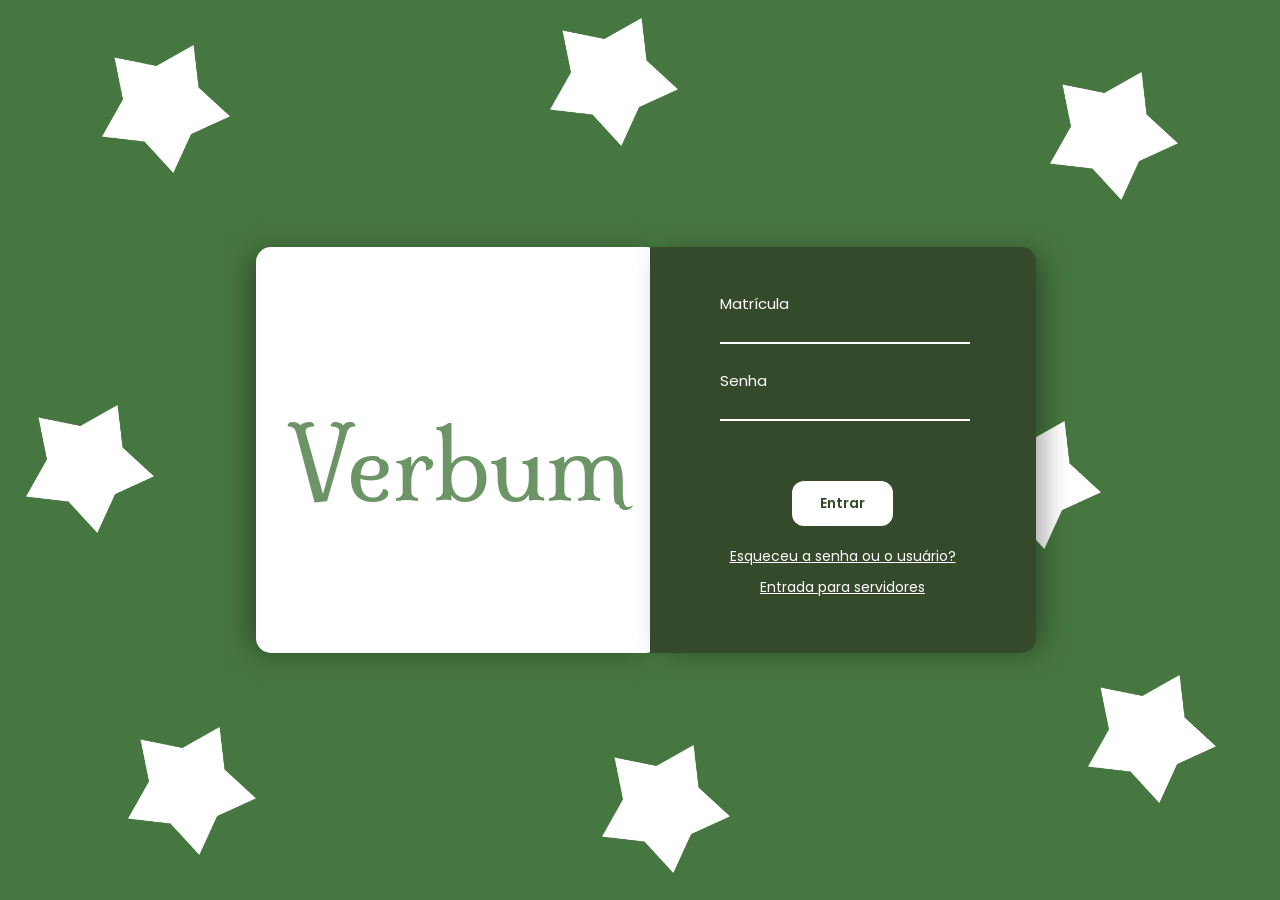
<file: index.html>
<!DOCTYPE html>
<html lang="pt-br">
<head>
    <meta charset="UTF-8">
    <meta name="viewport" content="width=device-width, initial-scale=1.0">
    <link rel="stylesheet" href="style.css">
    <title>Login</title>
</head>
<body class="body-login">
<img src="imgs/estrela.png" class="star star1">
<img src="imgs/estrela.png" class="star star2">
<img src="imgs/estrela.png" class="star star3">
<img src="imgs/estrela.png" class="star star4">
<img src="imgs/estrela.png" class="star star5">
<img src="imgs/estrela.png" class="star star6">
<img src="imgs/estrela.png" class="star star7">
<img src="imgs/estrela.png" class="star star8">

        <div class="div-central">
        <div class="div-titulo">
            <h1 class="titulo-login" id="titulo">Verbum</h1>

        </div>
        <div class="div-entradas">

            <form action="login.php" method="post">
                <label id="label-login" class="matr-login" for="matricula">Matrícula</label>
                <input type="text" class="input-login" id="matricula" name="matricula"><br>

                <label id="label-login" class="senha-login" for="senha">Senha</label>
                <input type="password" class="input-login" id="senha" name="senha" minlength="8"><br>
                
                <div class="div-log-inf">
                    <button class="btn-login" type="submit" id="btn-login">Entrar</button><br>

                    <a class="a-log-sup" id="a-login" href="">Esqueceu a senha ou o usuário?</a>
                    <a class="a-log-inf" id="a-login" href="">Entrada para servidores</a>
            </form>
        </div>
        </div>
    </div>
    <script src="script.js"></script>
</body>
</html>
</file>
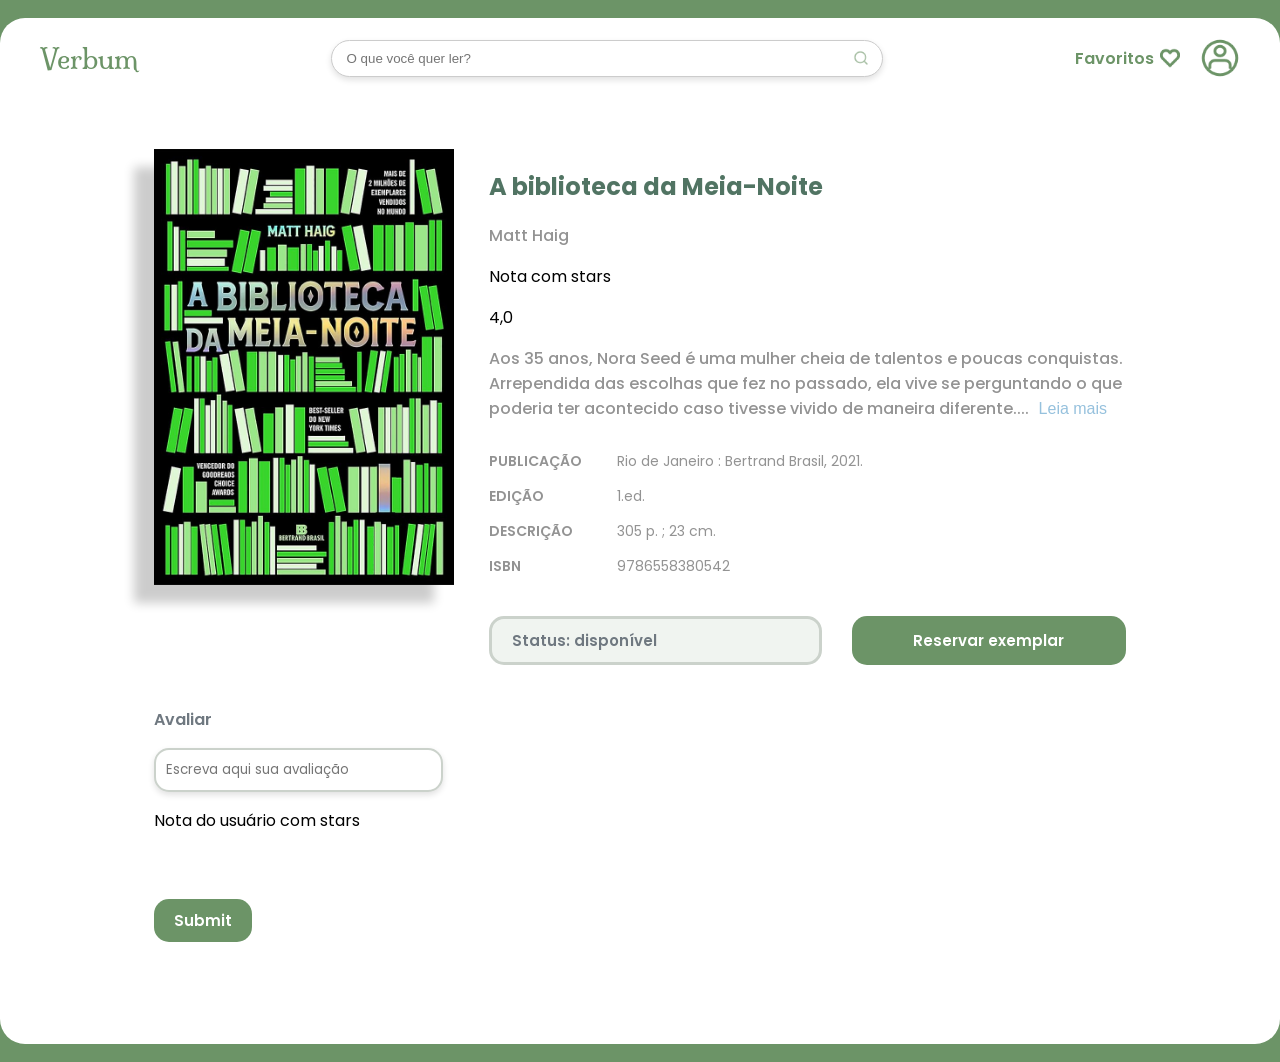
<file: detalheslivro.html>
<!--Tela de Detalhes de Livro-->
<!DOCTYPE html>
<html lang="en">
<head>
    <meta charset="UTF-8">
    <meta name="viewport" content="width=device-width, initial-scale=1.0">
    <title>A Biblioteca da Meia-Noite</title>
    <link rel="stylesheet" href="style.css">
</head>
<body class="body-det-livro">

    <div class="container-dl-cheio">
        <header class="header">
        <div class="logo">
            <a href="acervo.php" style="text-decoration: none; color: inherit;">Verbum</a>
        </div>
        <div class="busca">
            <img src="imgs/lupa.png" class="icone-lupa">
            <input type="text" placeholder="O que você quer ler?">
        </div>
        <div class="icones">
            <span class="favoritos">
                Favoritos
                <img src="imgs/Heart.png" class="icone-coracao">
            </span>
            <img id="iconeUsuario" src="imgs/usuario.png" class="icone-usuario">
        </div>
        </header>
            <br>
        <div class="div-livro">
            <img class="capa-livro-det" src="imgs/capa-biblioteca-meia-noite.png">
            <div class="info-livro">
                <h2 class="ttl-livro">A biblioteca da Meia-Noite</h2>
                <p class="autor-livro">Matt Haig</p>
                <p class="nota-livro-img">Nota com stars</p><!--nota do livro com estrelinhas e numeros-->
                <p class="nota-livro">4,0</p>
                <p class="resenha">
                    Aos 35 anos, Nora Seed é uma mulher cheia de talentos e poucas conquistas. Arrependida 
                    das escolhas que fez no passado, ela vive se perguntando o que poderia ter acontecido 
                    caso tivesse vivido de maneira diferente.<span id="pontos">...</span>
                    <span id="mais"> Após ser demitida e seu gato ser atropelado, Nora vê pouco sentido em 
                    sua existência e decide colocar um ponto final em tudo. Porém, quando se vê na Biblioteca 
                    da Meia-Noite, Nora ganha uma oportunidade única de viver todas as vidas que poderia ter 
                    vivido.</span><button onclick="leiaMais()" id="btnLerMais">Leia mais</button>

                </p>
                <div id="div-detalhes">
                    <div class="ttl-detalhes">
                        <p>PUBLICAÇÃO</p>
                        <P>EDIÇÃO</P>
                        <P>DESCRIÇÃO</P>
                        <P>ISBN</P>
                    </div>
                    <div class="info-detalhes">
                        <P>Rio de Janeiro : Bertrand Brasil, 2021.</P>
                        <p>1.ed.</p>
                        <p>305 p. ; 23 cm.</p>
                        <p>9786558380542</p>
                    </div>
                </div>
                <br>
                <div class="div-reserva">
                    <span class="disponibilidade">Status: disponível</span>
                    <button class="btn-reservar">Reservar exemplar</button>
                </div>
            </div>
        </div>
        <p class="avaliar">Avaliar</p>
        <form class="form-avaliar">
            <input type="text" id="input-avaliar" class="inp-avaliar" name="avaliacao" placeholder="Escreva aqui sua avaliação">
            <p class="nota-user">Nota do usuário com stars</p> <!--nota do usuário com estrelinhas e numero--><br><br>
            <input type="submit" id="inp-submit-avaliacao" class="inp-submit-avaliacao" name="btn-submit-avaliacao">
        </form>
    </div>
    <script src="script.js"></script>
</body>
</html>
</file>
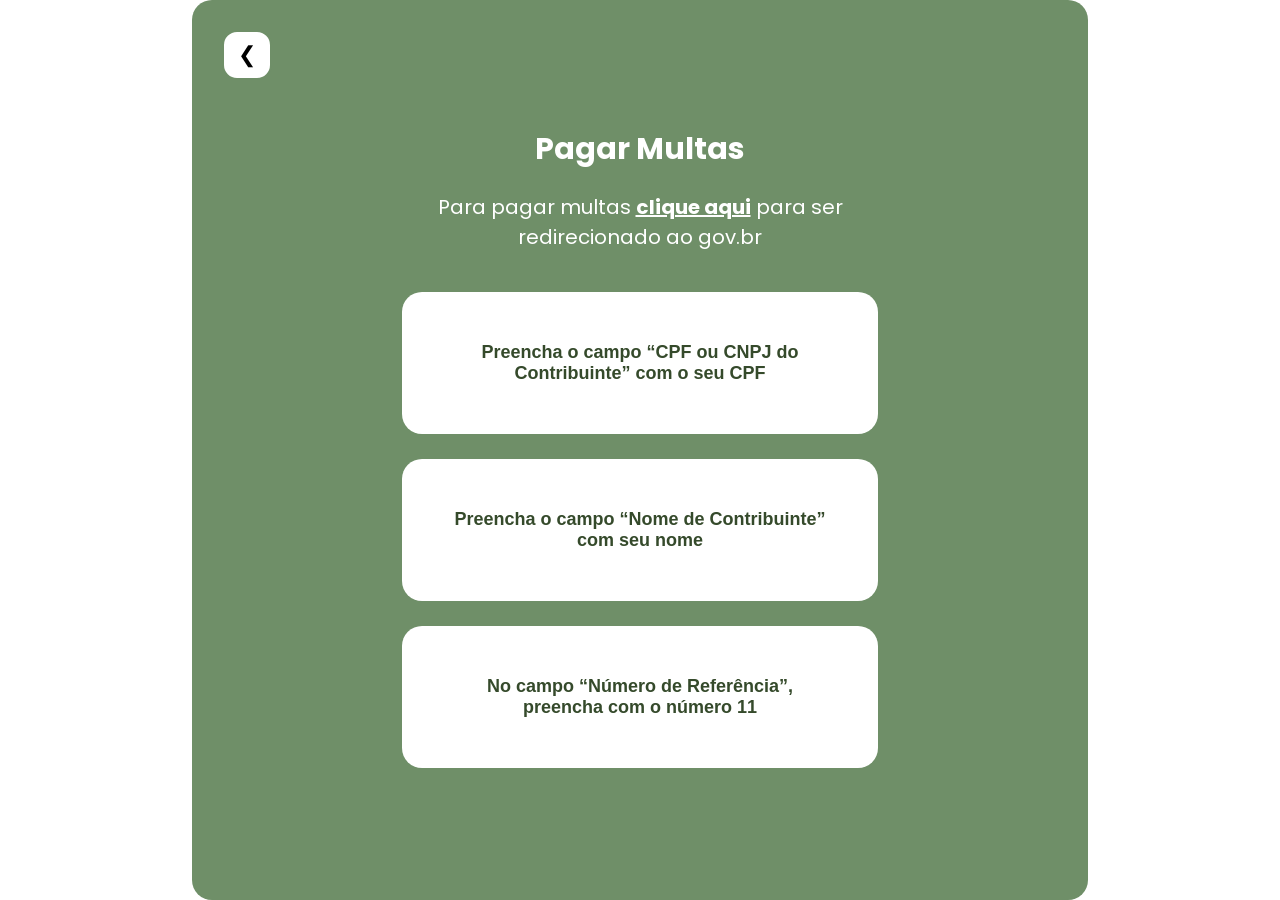
<file: multa.html>
<!DOCTYPE html>
<html lang="pt-BR">
<head>
  <meta charset="UTF-8">
  <meta name="viewport" content="width=device-width, initial-scale=1.0">
  <title>Pagar Multas</title>
  <link rel="stylesheet" href="style.css">
</head>
<body class="bodym">

  <div class="fundo">
    
    <button class="voltar">❮</button>

    <div class="card">
      <h1>Pagar Multas</h1>

      <p class="sub">
        Para pagar multas <a href="https://pagtesouro.tesouro.gov.br/portal-gru/#/pagamento-gru/formulario?servico=011327">clique aqui</a> para ser redirecionado ao gov.br
      </p>

      <div class="caixa">
        Preencha o campo “CPF ou CNPJ do Contribuinte” com o seu CPF
      </div>

      <div class="caixa">
        Preencha o campo “Nome de Contribuinte” com seu nome
      </div>

      <div class="caixa">
        No campo “Número de Referência”, preencha com o número 11
      </div>

    </div>

  </div>

</body>
</html>
</file>
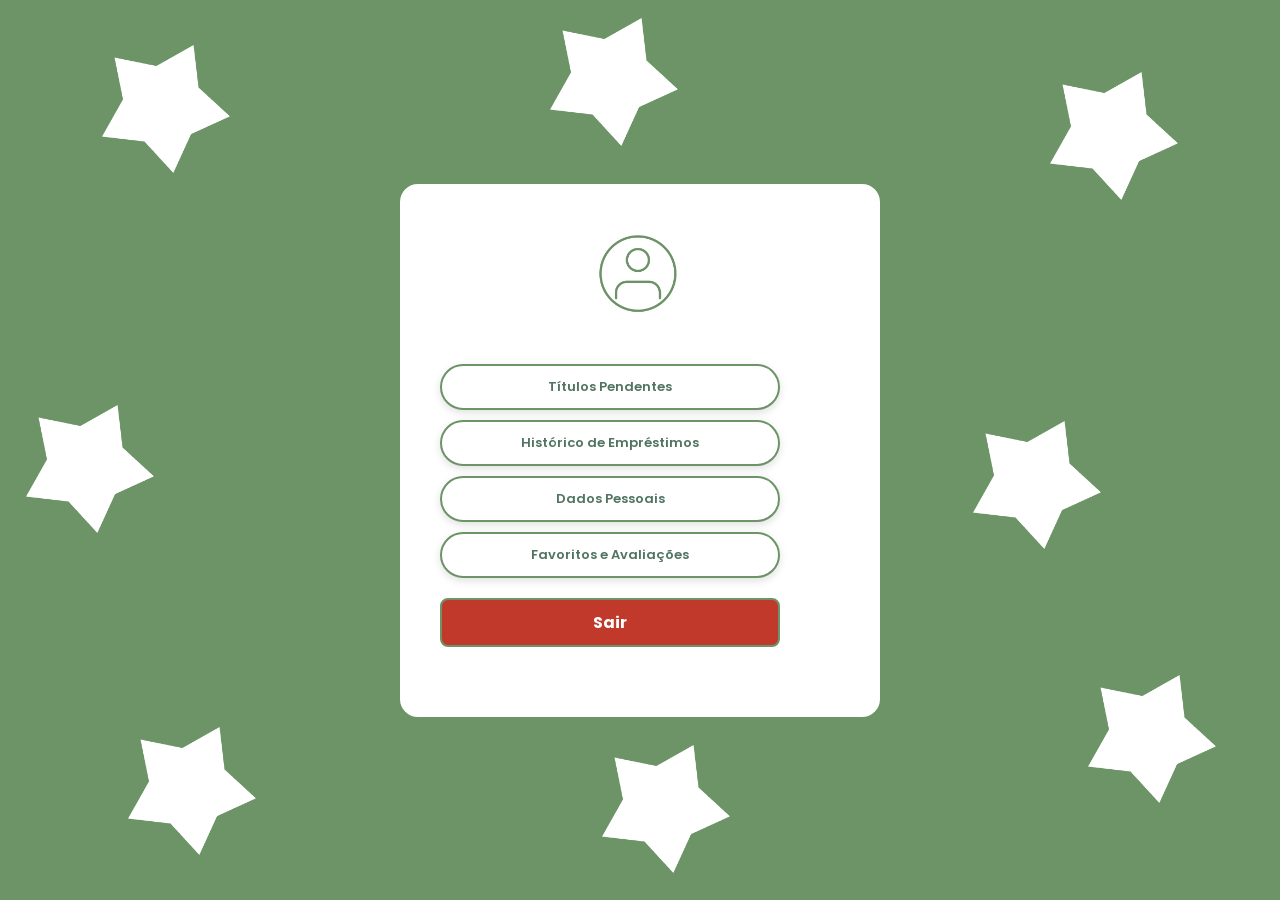
<file: perfil.html>
<!--Tela de Perfil-->

<!DOCTYPE html>
<html lang="en">
<head>
    <meta charset="UTF-8">
    <meta name="viewport" content="width=device-width, initial-scale=1.0">
    <link rel="stylesheet" href="style.css">
    <title>Perfil</title>
</head>
<body class="body-perfil">  
<img src="imgs/estrela.png" class="star star1">
<img src="imgs/estrela.png" class="star star2">
<img src="imgs/estrela.png" class="star star3">
<img src="imgs/estrela.png" class="star star4">
<img src="imgs/estrela.png" class="star star5">
<img src="imgs/estrela.png" class="star star6">
<img src="imgs/estrela.png" class="star star7">
<img src="imgs/estrela.png" class="star star8">

    <div class="container-perfil">

        <div class="foto">
            <img src="imgs/icon_perfil.png" alt="Foto de Perfil" width="180" height="140">
        </div>

        <div class="dados-entrada-perfil">
            <p id="nomeUsuario"></p>
            <p id="emailUsuario"></p>
        </div>

        <div class="botoes">
            <a class="btn-titulos">Títulos Pendentes</a>
            <a class="btn-historico">Histórico de Empréstimos</a>
            <a class="btn-dados" href="dpessoais.html">Dados Pessoais</a>
            <a class="btn-favoritos">Favoritos e Avaliações</a>
            <button class="btn-sair" id="btnSair">Sair</button>
        </div>
    </div>
    <script src="script.js"></script>
</body>
</html>
</file>
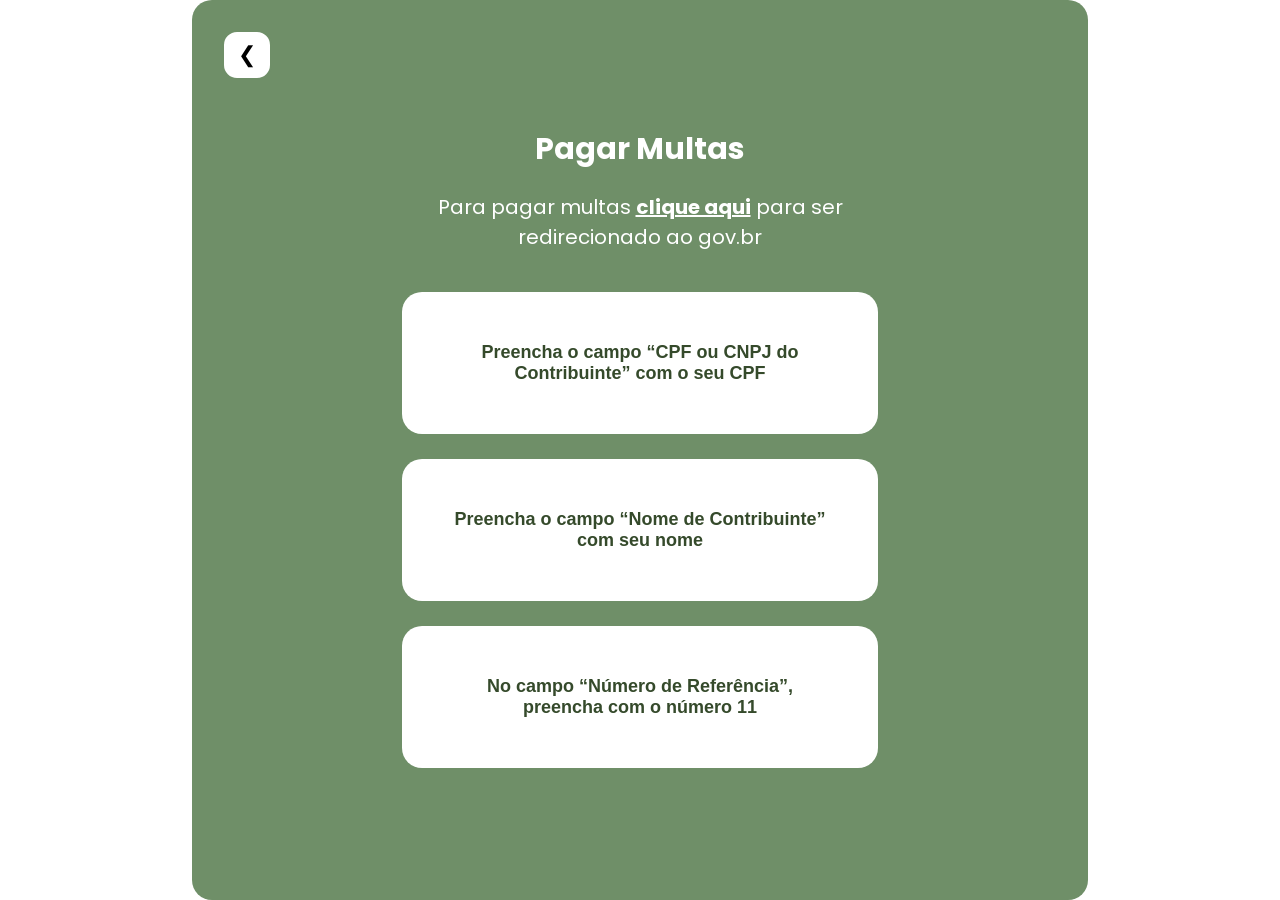
<file: pages/multa.html>
<!DOCTYPE html>
<html lang="pt-BR">
<head>
  <meta charset="UTF-8">
  <meta name="viewport" content="width=device-width, initial-scale=1.0">
  <title>Pagar Multas</title>
  <link rel="stylesheet" href="../assets/css/style.css">
</head>
<body class="bodym">

  <div class="fundo">
    
    <button class="voltar">❮</button>

    <div class="card">
      <h1>Pagar Multas</h1>

      <p class="sub">
        Para pagar multas <a href="https://pagtesouro.tesouro.gov.br/portal-gru/#/pagamento-gru/formulario?servico=011327">clique aqui</a> para ser redirecionado ao gov.br
      </p>

      <div class="caixa">
        Preencha o campo “CPF ou CNPJ do Contribuinte” com o seu CPF
      </div>

      <div class="caixa">
        Preencha o campo “Nome de Contribuinte” com seu nome
      </div>

      <div class="caixa">
        No campo “Número de Referência”, preencha com o número 11
      </div>

    </div>

  </div>

</body>
</html>
</file>
<file: style.css>
@import url('https://fonts.googleapis.com/css2?family=Milonga&display=swap'); /*Fonte do título*/
@import url('https://fonts.googleapis.com/css2?family=Poppins:wght@300;400;600&display=swap'); 
@import url('https://fonts.googleapis.com/css2?family=ABeeZee&display=swap');

/* TELA -- LOGIN */
.body-login {
    background-color: #477740;
    height: 100vh;
    margin: 0;
    display: flex;
    justify-content: center;
    align-items: center;
    font-family: 'Milonga', serif;
    position: relative;
    z-index: 2;
}

#titulo {
    font-family: "Milonga", serif;
    color: #6C9467;
}

.titulo-login {
    font-size: 96px;
    font-weight: lighter;
}

.div-central {
    display: flex;
    flex-direction: row;
}

.div-titulo {
    background-color: white;
    text-align: center;
    padding-top: 95px;
    padding-bottom: 95px;
    padding-left: 32px;
    padding-right: 32px;
    border-radius: 15px 15px 15px 15px;
    position: relative;
    left: 11px;
    box-shadow: -10px 2px 30px -5px rgb(0, 0, 0, 0.4);
}

.div-entradas {
    background-color: #354A2B;
    padding: 45px 70px;
    border-radius: 0px 15px 15px 0px;
    box-shadow: 10px 2px 30px -5px rgb(0, 0, 0, 0.4);
    position: relative;
}

.div-log-inf {
    display: flex;
    flex-direction: column;
    justify-content: center;
    align-items: center;
}

#label-login {
    color: white;
    font-size: 15px;
    font-family: "poppins", serif;
}

.senha-login {
    display: inline-block;
    margin-top: 25px;
}

.input-login {
    background-color: transparent;
    border: none;
    border-bottom: 2px solid white;
    width: 100%;
    height: 25px;
    outline: none;
    color: white;
}

.btn-login {
    margin-top: 60px;
    background-color: white;
    color: #354A2B;
    font-family: "Poppins", serif;
    border: none;
    border-radius: 12px;
    font-size: 14px;
    font-weight: 600;
    padding: 12px 28px;
    cursor: pointer;
    transition: background 0.2s, transform 0.1s;
}

.btn-login:hover {
    background: #e3eae2;
    transform: translateY(-1px);
    cursor: pointer;
}

.btn-login:active { transform: scale(0.98); }


.btn-recup {
    background-color: white;
    color: #354A2B;
    font-family: "Poppins", serif;
    border: none;
    border-radius: 12px;
    font-size: 14px;
    font-weight: 600;
    padding: 12px 28px;
    cursor: pointer;
    transition: background 0.2s, transform 0.1s;
}

.btn-recup:hover {
    background: #e3eae2;
    transform: translateY(-1px);
    cursor: pointer;
}

.btn-recup:active { transform: scale(0.98); }

#a-login {
    color: white;
    font-size: 14px;
    font-family: "poppins", serif;
    display: inline-block;
    margin-bottom: 10px;
}

a:hover {
    color: #ffffff;
}

.mensagem-erro {
    background-color: rgba(255, 0, 0, 0.871);
    color: #fdfdfd;
    padding: 10px;
    border-radius: 5px;
    border: 1px solid #ff4d4d;
    margin-bottom: 15px;
    font-size: 16px;
    text-align: center;
    animation: shake 0.4s; 

}

@keyframes shake {
    0%, 100% { transform: translateX(0); }
    25% { transform: translateX(-5px); }
    75% { transform: translateX(5px); }
}

@keyframes fadeIn {
    from { opacity: 0; transform: translateY(10px); }
    to { opacity: 1; transform: translateY(0); }
}

/* TELA -- PERFIL */

.body-perfil {
    background-color: #6C9467;
    height: 100vh;
    margin: 0;
    display: flex;
    justify-content: center;
    align-items: center;
    font-family: "Poppins", serif;
}

.container-perfil {
    background-color: white;
    border-radius: 20px;
    border: 2px solid #6C9467;
    padding: 40px;
    width: 400px;
    position: relative;
    z-index: 2;
}

.foto{
    display: flex;
    justify-content: center;
}

.dados-entrada-perfil{
    font-family: "ABeeZee", serif;
    color: #687661;
    text-align: center;
    align-items: center;
}

.dados-entrada-perfil p{
    margin: 0;
}

.dados-entrada-perfil p:first-child {
    font-weight: 600;
    font-size: 18px;
}

.dados-entrada-perfil p:last-child {
    font-size: 14px;
    opacity: 0.8;
}

.botoes {
    display: flex;
    flex-direction: column;
    gap: 15px;
    margin-top: 20px;
    font-weight: bold;
}


.botoes button {
    padding: 10px;
    border-radius: 8px;
    border: 2px solid #6C9467;
    background-color: white;
    color: #6C9467;
    cursor: pointer;
    font-size: medium;
    font-family: "Poppins", serif;
    font-weight: bold;
}

.botoes button:hover {

    background-color: #687661;
    color: white;
    border-color: #687661;
}

.botoes a {
    display: block;
    padding: 10px;
    border-radius: 8px;
    border: 2px solid #6C9467;
    background-color: white;
    color: #6C9467;
    cursor: pointer;
    font-size: medium;
    font-family: "Poppins", sans-serif;
    text-align: center;
    text-decoration: none; 
}

.botoes a:hover {
    background-color: #687661;
    color: white;
    border-color: #687661;
}

.btn-admin-atalho:hover {
    background-color: #34495e;
    filter: brightness(1.1);
}

.star {
    position: absolute;
    width: 10vw;       
    max-width: 140px;   
    min-width: 60px;    
    animation: girar linear infinite;
    opacity: 1;

    z-index: 0;         
    pointer-events: none; 
}

@keyframes girar {
    from {
        transform: rotate(0deg);
    }
    to {
        transform: rotate(360deg);
    }
}

/* posições espalhadas */

.star1 {
    top: 5%;
    left: 8%;
    animation-duration: 40s;
}

.star2 {
    top: 8%;
    right: 8%;
    animation-duration: 50s;
}

.star3 {
    bottom: 5%;
    left: 10%;
    animation-duration: 45s;
}

.star4 {
    top: 75%;
    right: 5%;
    animation-duration: 55s;
}

.star5 {
    top: 45%;
    left: 2%;
    animation-duration: 48s;
}

.star6 {
    bottom: 39%;
    right: 14%;
    animation-duration: 60s;
}

/* NOVAS ESTRELAS NO CENTRO */

.star7 {
    top: 2%;
    left: 48%;
    transform: translateX(-50%);
    animation-duration: 52s;
}

.star8 {
    bottom: 3%;
    left: 52%;
    transform: translateX(-50%);
    animation-duration: 47s;
}


/* TELA -- ACERVO */
.body-acervo {
    background-color: #6C9467;
    font-family: "Poppins", sans-serif;
    overflow-x: hidden; /* Evita que a tela crie barra de rolagem horizontal ao abrir o menu */
}

/* =========================================
   CONTAINER PRINCIPAL CENTRALIZADO
   ========================================= */
   .container-acervo {
    width: 100%;
    max-width: 1200px;
    background-color: white;
    border-radius: 25px;
    margin: 18px auto;
    min-height: calc(100vh - 36px); /* ocupa a tela toda menos as margens */
    padding-bottom: 40px;
    position: relative; /* mantém mas sem z-index */
}

/* =========================================
   CABEÇALHO (HEADER)
   ========================================= */
.header {
    display: flex;
    align-items: center;
    justify-content: space-between;
    padding: 20px 40px;
}

.logo {
    font-family: "Milonga", serif;
    font-size: 28px;
    color: #6C9467;
}

.busca {
    position: relative;
}

.busca input {
    width: 520px;
    padding: 10px 15px;
    border-radius: 20px;
    border: 1px solid #ccc;
    outline: none;
    box-shadow: 0 3px 6px rgba(0,0,0,0.12);
}

.icone-lupa {
    position: absolute;
    right: 14px;
    top: 50%;
    transform: translateY(-50%);
    width: 16px;
    opacity: 0.6;
}

.icones {
    display: flex;
    gap: 20px;
    align-items: center;
    color: #6C9467;
    cursor: pointer;
}

.icone-usuario {
    width: 40px;
    height: 40px;
    cursor: pointer;
}

.favoritos {
    display: flex;
    align-items: center;
    gap: 6px;
    font-weight: 600;
}

.icone-coracao {
    width: 20px;
    height: 20px;
}

/* =========================================
   MENU SUPERIOR HORIZONTAL
   ========================================= */
.menu {
    display: flex;
    justify-content: center;
    gap: 35px;
    padding: 15px 0;
    border-bottom: 1px solid #e5e5e5;
}

.menu a {
    text-decoration: none;
    color: #8a8a8a;
    font-weight: 600;
    font-size: 14px;
    position: relative;
}

.menu a.ativo {
    color: #6C9467;
}

.menu a.ativo::after {
    content: "";
    position: absolute;
    left: 50%;
    bottom: -10px;
    transform: translateX(-50%);
    width: 5px;
    height: 5px;
    background-color: #6C9467;
    border-radius: 50%;
}

/* =========================================
   BANNER PERCY JACKSON
   ========================================= */
.banner {
    padding: 20px 0;
    display: flex;
    justify-content: center;
}

.banner img {
    width: 55%;
    max-height: 160px;
    object-fit: cover;
    border-radius: 15px;
}

/* =========================================
   SEÇÃO DE LIVROS POPULARES
   ========================================= */
.populares {
    display: flex;
    justify-content: center;
    margin-top: 20px;
}

.populares-container {
    width: 100%;
    max-width: 900px;
}

.populares h2 {
    color: #6C9467;
    font-size: 20px;
    font-weight: 600;
    margin-bottom: 18px;
}

.lista-livros {
    display: flex;
    justify-content: center;
    gap: 28px;
}

.livro {
    width: 120px;
    text-align: center;
    transition: transform 0.3s ease;
    cursor: pointer;
}

.livro:hover {
    transform: scale(1.08);
}

.livro img {
    width: 100%;
    border-radius: 10px;
}

.livro .titulo {
    font-size: 13px;
    font-weight: 600;
    margin-top: 6px;
    color: #517463;
}

.livro .autor {
    font-size: 11px;
    color: #888;
}

.livro .avaliacao {
    font-size: 11px;
    color: #f4b400;
}

/* =========================================
   BOTÃO DE EXPANDIR (Três Barrinhas)
   ========================================= */
.btn-expandir {
    position: fixed;
    top: 28px;
    right: 28px;
    z-index: 10000;
    background: none;
    border: none;
    cursor: pointer;
    padding: 4px;
    /* ESSENCIAL: garante que fique acima do container branco */
    isolation: isolate;
}

.btn-expandir i {
    color: #6C9467;
    font-size: 30px;
    display: block;
    transition: transform 0.2s;
    line-height: 1;
}

.btn-expandir i:hover {
    transform: scale(1.1);
}

.btn-expandir i:hover {
    transform: scale(1.1);
}

/* =========================================
   OVERLAY (fundo escurecido ao abrir)
   ========================================= */
.overlay-menu {
    position: fixed;
    inset: 0;
    background: rgba(0,0,0,0.35);
    z-index: 9998;
    opacity: 0;
    pointer-events: none;
    transition: opacity 0.35s ease;
}

.overlay-menu.ativo {
    opacity: 1;
    pointer-events: all;
}

/* =========================================
   MENU LATERAL (Gaveta da Direita)
   ========================================= */
nav.menu-lateral {
    position: fixed;
    top: 0;
    right: -27vw;           /* começa escondido */
    width: 25vw;            /* ocupa 1/4 da tela */
    min-width: 260px;
    height: 100vh;
    background-color: #6C9467;
    box-shadow: -4px 0 20px rgba(0,0,0,0.25);
    transition: right 0.38s cubic-bezier(0.4, 0, 0.2, 1);
    z-index: 9999;
    display: flex;
    flex-direction: column;
    align-items: center;
    padding-top: 60px;
    overflow-y: auto;
}

nav.menu-lateral.expandir {
    right: 0;
}

/* =========================================
   PERFIL NO MENU
   ========================================= */
.conteudo-perfil {
    display: flex;
    flex-direction: column;
    align-items: center;
    width: 100%;
    padding: 0 20px;
}

.foto img {
    width: 90px;
    height: 90px;
    object-fit: cover;
    border-radius: 50%;
    border: 3px solid #fff;
    background-color: #fff;
}

.dados-entrada-perfil {
    color: #ffffff;
    text-align: center;
    margin-top: 14px;
    margin-bottom: 28px;
}

.dados-entrada-perfil #nomeUsuario {
    font-size: 16px;
    font-weight: 700;
    margin: 0 0 4px 0;
}

.dados-entrada-perfil #matriculaUsuario {
    font-size: 12px;
    color: #dceadb;
    margin: 0;
}

/* Linha divisória */
.dados-entrada-perfil::after {
    content: '';
    display: block;
    width: 50px;
    height: 2px;
    background: rgba(255,255,255,0.4);
    margin: 12px auto 0;
    border-radius: 2px;
}

/* =========================================
   BOTÕES DO MENU LATERAL
   ========================================= */
.botoes {
    display: flex;
    flex-direction: column;
    width: 85%;
    gap: 10px;
    padding-bottom: 30px;
}

.botoes a {
    background-color: #ffffff;
    color: #517463;
    text-decoration: none;
    padding: 11px 18px;
    border-radius: 30px;
    font-size: 13px;
    font-weight: 600;
    text-align: center;
    transition: all 0.2s ease;
    cursor: pointer;
    box-shadow: 0 3px 8px rgba(0,0,0,0.12);
    display: block;
}

.botoes a:hover {
    background-color: #f0f5f0;
    transform: translateY(-2px);
    box-shadow: 0 5px 12px rgba(0,0,0,0.15);
}

.botoes .btn-sair {
    background-color: #c0392b;
    color: #fff;
    margin-top: 10px;
}

.botoes .btn-sair:hover {
    background-color: #a93226;
    color: #fff;
}
/* TELA -- DADOS PESSOAIS */
.body-dp {
    display: flex;
    justify-content: center;
    align-items: center;
    min-height: 100vh;
    background-color: #6C9467; 
    margin: 0;
    font-family: "Poppins", sans-serif;
}


.container-dp {
    background-color: white;
    border-radius: 20px;
    padding: 40px;
    width: 400px;
    box-shadow: 0px 5px 25px rgba(0, 0, 0, 0.15);
    box-sizing: border-box;
}

.header-perfil {
    display: flex;
    flex-direction: column;
    align-items: center; 
    margin-bottom: 25px;
    text-align: center;
}

.foto3 {
    display: flex;
    justify-content: center;
    margin-bottom: 15px;
}

.foto3 img {
    border-radius: 50%;
    object-fit: cover;
}

.dados-entrada-dp {
    color: #687661;
}

#nomeUsuario {
    display: block;
    font-size: 22px;
    font-weight: 600;
    margin-bottom: 2px;
    color: #354A2B;
    text-decoration: none;
}

#emailUsuario {
    margin: 0;
    font-size: 14px;
    font-family: "ABeeZee", sans-serif;
    opacity: 0.8;
}

.formulario {
    display: flex;
    flex-direction: column;
    gap: 18px;
}

.campo {
    display: flex;
    flex-direction: column;
}

.label-dp {
    font-size: 16px;
    font-weight: 600;
    color: #6C9467;
    margin-bottom: 6px;
    margin-left: 5px;
}

.formu {
    border-radius: 15px;
    padding: 12px 15px;
    width: 100%;
    border: 1.5px solid #6C9467;
    box-sizing: border-box;
    outline: none;
    font-family: "Poppins", sans-serif;
    color: #354A2B;
    transition: all 0.3s ease;
}

.formu:focus {
    border-color: #354A2B;
    box-shadow: 0 0 5px rgba(108, 148, 103, 0.3);
}

.formu::placeholder {
    color: rgba(104, 118, 97, 0.4);
}

.btn {
    margin: 10px auto 0 auto;
    padding: 12px;
    border-radius: 20px;
    border: none;
    background-color: #354A2B;
    cursor: pointer;
    font-weight: 600;
    color: #ffffff;
    width: 180px;
    font-size: 16px;
    transition: background-color 0.3s ease, transform 0.2s ease;
}

.btn:hover {
    background-color: #26361f;
    transform: translateY(-2px);
}

.btn:active {
    transform: translateY(0);
}

/* RESPONSIVIDADE SIMPLES */
@media (max-width: 450px) {
    .container-dp {
        width: 90%;
        padding: 25px;
    }
}
/* TELA -- DETALHES -- LIVROS */

.body-det-livro {
    margin: 0;
    padding: 0;
    background-color: #6C9467;
    font-family: "Poppins", sans-serif;
    box-sizing: border-box;
}

.container-dl-cheio {
    width: 100vw;
    height: fit-content;
    background-color: white;
    border-radius: 25px;
    margin-top: 18px;
    margin-bottom: 18px;
}

.div-livro {
    display: grid;
    grid-template-columns: auto auto;
    padding: 2% 12%;
}

.capa-livro-det {
    width: 300px;
    margin-right: 35px;
    box-shadow: -20px 18px 10px rgb(0, 0, 0, 0.2);
}

.ttl-livro {
    color: #517463;
}

.autor-livro, .resenha {
    color: #939393;
    font-weight: 500;
    font-size: 16px;
}

#mais {
    display: none;
}

#btnLerMais {
    background-color: transparent;
    border: none;
    color: #96C1DD;
    font-size: 16px;
}

#div-detalhes {
    display: grid;
    grid-template-areas: 
    "ttl-detalhes info-detalhes";
    font-size: 14px;
    justify-content: left;
    gap: 15px;
    color: #939393;
}

.ttl-detalhes {
    font-weight: 600;
    margin-right: 20px;
}

.div-reserva {
    display: grid;
    grid-template-columns: auto auto;
    gap: 30px;
}

.disponibilidade {
    border: 3px solid #CBD2CB;
    border-radius: 15px;
    padding: 10px 50px 10px 20px;
    color: #6F7880;
    font-size: 15px;
    font-weight: 600;
    background-color: #F0F4F0;
}

.btn-reservar {
    background-color: #6C9467;
    color: white;
    font-family: "Poppins", sans-serif;
    border: none;
    border-radius: 15px;
    font-size: 15px;
    font-weight: 600;
}

.avaliar {
    font-weight: 600;
    color: #6F7880;
}

.avaliar {
    padding-left: 12%;
}

.form-avaliar {
    padding-left: 12%;
    padding-bottom: 8%;
}

#input-avaliar {
    outline: none;
    border: 2px solid #CBD2CB;
    border-radius: 15px;
    padding: 10px 25px 10px 10px;
    font-family: "Poppins", sans-serif;
    width: 250px;
    box-shadow: 0 3px 6px rgba(0,0,0,0.12);
}

.inp-submit-avaliacao {
    border: none;
    color: white;
    background-color: #6C9467;
    border-radius: 15px;
    padding: 10px 20px;
    font-weight: 600;
    font-size: 15px;
    font-family: "Poppins", sans-serif;
}

/* Telas de ADM */

.form-container {
    padding: 40px 100px;
    color: #6C9467; 
}

.linha {
    display: flex;
    align-items: center;
    gap: 20px;
    margin-bottom: 25px;
    flex-wrap: wrap;
}

/* estilização dos inputs */
.form-container input[type="text"], 
.form-container input[type="password"], 
.form-container input[type="date"], 
.form-container input[type="email"] {
    border: 1px solid #CBD2CB;
    border-radius: 12px;
    padding: 8px 15px;
    outline: none;
    color: #666;
    box-shadow: inset 0 2px 4px rgba(0,0,0,0.05);
}

/* inputs que são apenas para leitura (multa e dias) */
.input-readonly {
    background-color: #E9E9E9;
    border: none !important;
    width: 80px;
    text-align: center;
}

.radio-group {
    display: flex;
    align-items: center;
    gap: 15px;
    font-size: 14px;
    font-weight: 500;
}

.divisor {
    border: 0;
    border-top: 1px solid #E5E5E5;
    margin: 30px 0;
}

.area-botoes {
    display: flex;
    gap: 20px;
    margin-top: 40px;
}

.btn-acao {
    padding: 10px 25px;
    border-radius: 10px;
    border: none;
    color: white;
    font-weight: 600;
    cursor: pointer;
    box-shadow: 0 4px 0px rgba(0,0,0,0.1); 
    transition: transform 0.1s;
}

.btn-acao:active {
    transform: translateY(2px);
    box-shadow: 0 2px 0px rgba(0,0,0,0.1);
}


.verde-claro { background-color: #6C9467; }
.verde-escuro { background-color: #4A6347; }

.form-grid-verbum {
    display: grid;
    grid-template-columns: 1fr 1fr 1fr;
    gap: 20px;
    padding: 20px 80px; 
}

.campo-box {
    display: flex;
    flex-direction: column;
    gap: 5px;
}

.campo-box select {
    height: 40px;
    border-radius: 15px;
    padding-right: 35px;
    cursor: pointer;
}

.span-2 {
    grid-column: span 2;
}

.area-botoes-central {
    grid-column: span 3;
    display: flex;
    justify-content: center;
    margin-top: 30px;
}

.btn-acao.verde-claro {
    background-color: #769871; 
    color: white;
    padding: 12px 60px;
    border: none;
    border-radius: 12px;
    cursor: pointer;
    font-weight: bold;
    box-shadow: 0 4px 6px rgba(0,0,0,0.1);
}


.secao-busca {
    display: flex;
    align-items: center;
    justify-content: center;
    gap: 15px;
    padding: 40px 0;
}

.secao-busca label {
    color: #8a8a8a;
    font-weight: 600;
}

.input-busca-container {
    display: flex;
    align-items: center;
    border: 1px solid #CBD2CB;
    border-radius: 12px;
    width: 500px;
    padding: 5px 15px;
    box-shadow: 0 2px 5px rgba(0,0,0,0.05);
}

.input-busca-container input {
    border: none;
    outline: none;
    width: 100%;
    padding: 8px;
    font-family: "Poppins", sans-serif;
}

.btn-lupa {
    background: none;
    border: none;
    cursor: pointer;
}

.btn-lupa img {
    width: 20px;
}

.lista-resultados {
    display: flex;
    flex-direction: column;
    align-items: center;
    gap: 30px;
    padding-bottom: 50px;
}

.card-exemplar {
    display: flex;
    justify-content: space-between;
    background: white;
    border-radius: 20px;
    border: 1px solid #eee;
    box-shadow: 0 4px 15px rgba(0,0,0,0.08);
    width: 80%;
    max-width: 800px;
    padding: 25px;
}

.info-exemplar h3 {
    color: #4A6347;
    margin: 0 0 5px 0;
    font-size: 1.2rem;
}

.info-exemplar .autor {
    color: #6C9467;
    font-size: 0.9rem;
    margin-bottom: 10px;
}

.avaliacao-stars {
    margin-bottom: 15px;
}

.estrelas {
    color: #FFD700;
    font-size: 1.1rem;
}

.detalhes-lista {
    list-style: none;
    padding: 0;
    margin: 15px 0;
}

.detalhes-lista li {
    font-size: 0.85rem;
    color: #555;
    margin-bottom: 4px;
}

.localizacao {
    font-size: 0.9rem;
    color: #8a8a8a;
}

.localizacao a {
    color: #6C9467;
    text-decoration: none;
    font-weight: 600;
}

.capa-exemplar img {
    width: 160px;
    height: 220px;
    border-radius: 8px;
    
}

.badge-admin {
    background-color: #4A6347; 
    color: white;
    font-size: 15px;
    padding: 6px 10px;
    border-radius: 4px;
    margin-left: 10px;
    vertical-align: middle;
    text-transform: uppercase;
    font-weight: bold;
}
.bodym{
  margin: 0;
  font-family: Arial, sans-serif;
  background-color: #ffffff;
}

.fundo {
  width: 70%;
  height: 100vh;
  margin: auto;
  margin-top: 0px;
  background-color: #6f8f68;
  border-radius: 20px;
  position: relative;
  display: flex;
  justify-content: center;
  align-items: center;
}

.voltar {
  position: absolute;
  top: 30px;
  left: 30px;
  width: 50px;
  height: 50px;
  border-radius: 15px;
  border: 2px solid #6f8f68;
  background-color: #ffffff;
  font-size: 22px;
  cursor: pointer;
}

.card {
  text-align: center;
  width: 60%;
}

h1 {
  color: white;
  font-size: 30px;
  margin-bottom: 20px;
  font-family: "Poppins", sans-serif;

  
}

.sub {
  color: #ffffff;
  font-size: 20px;
  margin-bottom: 40px;
  font-family: "Poppins", sans-serif;


}

.sub a {
  color: white;
  text-decoration: underline;
  font-family: "Poppins", sans-serif;
  font-weight: bold;


}

.caixa {
  background-color: #ffffff;
  padding: 50px;
  border-radius: 20px;
  margin: 25px auto;
  width: 70%;
  font-size: 18px;
  color: #354A2B;
  font-weight: bold;
}
.lista-container {
    margin-top: 30px;
    background: #fff;
    padding: 20px;
    border-radius: 15px;
}

.tabela-listagem {
    width: 100%;
    border-collapse: collapse; /* Isso faz as bordas ficarem bonitas */
    margin-top: 10px;
}

.tabela-listagem th {
    text-align: left;
    padding: 12px 8px; /* Dá espaço entre as colunas */
    border-bottom: 2px solid #eee;
    font-weight: bold;
}

.tabela-listagem td {
    padding: 12px 8px;
    border-bottom: 1px solid #f9f9f9;
}

.titulo-sessao {
    margin-bottom: 15px;
    font-weight: bold;
    font-size: 1.5rem;
}
</file>
<file: assets/css/style.css>
@import url('https://fonts.googleapis.com/css2?family=Milonga&display=swap'); /*Fonte do título*/
@import url('https://fonts.googleapis.com/css2?family=Poppins:wght@300;400;600&display=swap'); 
@import url('https://fonts.googleapis.com/css2?family=ABeeZee&display=swap');

/* TELA -- LOGIN */
.body-login {
    background-color: #477740;
    height: 100vh;
    margin: 0;
    display: flex;
    justify-content: center;
    align-items: center;
    font-family: 'Milonga', serif;
    position: relative;
    z-index: 2;
}

#titulo {
    font-family: "Milonga", serif;
    color: #6C9467;
}

.titulo-login {
    font-size: 96px;
    font-weight: lighter;
}

.div-central {
    display: flex;
    flex-direction: row;
}

.div-titulo {
    background-color: white;
    text-align: center;
    padding-top: 95px;
    padding-bottom: 95px;
    padding-left: 32px;
    padding-right: 32px;
    border-radius: 15px 15px 15px 15px;
    position: relative;
    left: 11px;
    box-shadow: -10px 2px 30px -5px rgb(0, 0, 0, 0.4);
}

.div-entradas {
    background-color: #354A2B;
    padding: 45px 70px;
    border-radius: 0px 15px 15px 0px;
    box-shadow: 10px 2px 30px -5px rgb(0, 0, 0, 0.4);
    position: relative;
}

.div-log-inf {
    display: flex;
    flex-direction: column;
    justify-content: center;
    align-items: center;
}

#label-login {
    color: white;
    font-size: 15px;
    font-family: "poppins", serif;
}

.senha-login {
    display: inline-block;
    margin-top: 25px;
}

.input-login {
    background-color: transparent;
    border: none;
    border-bottom: 2px solid white;
    width: 100%;
    height: 25px;
    outline: none;
    color: white;
}

.btn-login {
    margin-top: 60px;
    background-color: white;
    color: #354A2B;
    font-family: "Poppins", serif;
    border: none;
    border-radius: 12px;
    font-size: 14px;
    font-weight: 600;
    padding: 12px 28px;
    cursor: pointer;
    transition: background 0.2s, transform 0.1s;
}

.btn-login:hover {
    background: #e3eae2;
    transform: translateY(-1px);
    cursor: pointer;
}

.btn-login:active { transform: scale(0.98); }


.btn-recup {
    background-color: white;
    color: #354A2B;
    font-family: "Poppins", serif;
    border: none;
    border-radius: 12px;
    font-size: 14px;
    font-weight: 600;
    padding: 12px 28px;
    cursor: pointer;
    transition: background 0.2s, transform 0.1s;
}

.btn-recup:hover {
    background: #e3eae2;
    transform: translateY(-1px);
    cursor: pointer;
}

.btn-recup:active { transform: scale(0.98); }

#a-login {
    color: white;
    font-size: 14px;
    font-family: "poppins", serif;
    display: inline-block;
    margin-bottom: 10px;
}

a:hover {
    color: #ffffff;
}

.mensagem-erro {
    background-color: rgba(255, 0, 0, 0.871);
    color: #fdfdfd;
    padding: 10px;
    border-radius: 5px;
    border: 1px solid #ff4d4d;
    margin-bottom: 15px;
    font-size: 16px;
    text-align: center;
    animation: shake 0.4s; 

}

@keyframes shake {
    0%, 100% { transform: translateX(0); }
    25% { transform: translateX(-5px); }
    75% { transform: translateX(5px); }
}

@keyframes fadeIn {
    from { opacity: 0; transform: translateY(10px); }
    to { opacity: 1; transform: translateY(0); }
}

/* TELA -- PERFIL */

.body-perfil {
    background-color: #6C9467;
    height: 100vh;
    margin: 0;
    display: flex;
    justify-content: center;
    align-items: center;
    font-family: "Poppins", serif;
}

.container-perfil {
    background-color: white;
    border-radius: 20px;
    border: 2px solid #6C9467;
    padding: 40px;
    width: 400px;
    position: relative;
    z-index: 2;
}

.foto{
    display: flex;
    justify-content: center;
}

.dados-entrada-perfil{
    font-family: "ABeeZee", serif;
    color: #687661;
    text-align: center;
    align-items: center;
}

.dados-entrada-perfil p{
    margin: 0;
}

.dados-entrada-perfil p:first-child {
    font-weight: 600;
    font-size: 18px;
}

.dados-entrada-perfil p:last-child {
    font-size: 14px;
    opacity: 0.8;
}

.botoes {
    display: flex;
    flex-direction: column;
    gap: 15px;
    margin-top: 20px;
    font-weight: bold;
}


.botoes button {
    padding: 10px;
    border-radius: 8px;
    border: 2px solid #6C9467;
    background-color: white;
    color: #6C9467;
    cursor: pointer;
    font-size: medium;
    font-family: "Poppins", serif;
    font-weight: bold;
}

.botoes button:hover {

    background-color: #687661;
    color: white;
    border-color: #687661;
}

.botoes a {
    display: block;
    padding: 10px;
    border-radius: 8px;
    border: 2px solid #6C9467;
    background-color: white;
    color: #6C9467;
    cursor: pointer;
    font-size: medium;
    font-family: "Poppins", sans-serif;
    text-align: center;
    text-decoration: none; 
}

.botoes a:hover {
    background-color: #687661;
    color: white;
    border-color: #687661;
}

.btn-admin-atalho:hover {
    background-color: #34495e;
    filter: brightness(1.1);
}

.star {
    position: absolute;
    width: 10vw;       
    max-width: 140px;   
    min-width: 60px;    
    animation: girar linear infinite;
    opacity: 1;

    z-index: 0;         
    pointer-events: none; 
}

@keyframes girar {
    from {
        transform: rotate(0deg);
    }
    to {
        transform: rotate(360deg);
    }
}

/* posições espalhadas */

.star1 {
    top: 5%;
    left: 8%;
    animation-duration: 40s;
}

.star2 {
    top: 8%;
    right: 8%;
    animation-duration: 50s;
}

.star3 {
    bottom: 5%;
    left: 10%;
    animation-duration: 45s;
}

.star4 {
    top: 75%;
    right: 5%;
    animation-duration: 55s;
}

.star5 {
    top: 45%;
    left: 2%;
    animation-duration: 48s;
}

.star6 {
    bottom: 39%;
    right: 14%;
    animation-duration: 60s;
}

/* NOVAS ESTRELAS NO CENTRO */

.star7 {
    top: 2%;
    left: 48%;
    transform: translateX(-50%);
    animation-duration: 52s;
}

.star8 {
    bottom: 3%;
    left: 52%;
    transform: translateX(-50%);
    animation-duration: 47s;
}


/* TELA -- ACERVO */
.body-acervo {
    background-color: #6C9467;
    font-family: "Poppins", sans-serif;
    overflow-x: hidden; /* Evita que a tela crie barra de rolagem horizontal ao abrir o menu */
}

/* =========================================
   CONTAINER PRINCIPAL CENTRALIZADO
   ========================================= */
   .container-acervo {
    width: 100%;
    max-width: 1200px;
    background-color: white;
    border-radius: 25px;
    margin: 18px auto;
    min-height: calc(100vh - 36px); /* ocupa a tela toda menos as margens */
    padding-bottom: 40px;
    position: relative; /* mantém mas sem z-index */
}

/* =========================================
   CABEÇALHO (HEADER)
   ========================================= */
.header {
    display: flex;
    align-items: center;
    justify-content: space-between;
    padding: 20px 40px;
}

.logo {
    font-family: "Milonga", serif;
    font-size: 28px;
    color: #6C9467;
}

.busca {
    position: relative;
}

.busca input {
    width: 520px;
    padding: 10px 15px;
    border-radius: 20px;
    border: 1px solid #ccc;
    outline: none;
    box-shadow: 0 3px 6px rgba(0,0,0,0.12);
}

.icone-lupa {
    position: absolute;
    right: 14px;
    top: 50%;
    transform: translateY(-50%);
    width: 16px;
    opacity: 0.6;
}

.icones {
    display: flex;
    gap: 20px;
    align-items: center;
    color: #6C9467;
    cursor: pointer;
}

.icone-usuario {
    width: 40px;
    height: 40px;
    cursor: pointer;
}

.favoritos {
    display: flex;
    align-items: center;
    gap: 6px;
    font-weight: 600;
}

.icone-coracao {
    width: 20px;
    height: 20px;
}

/* =========================================
   MENU SUPERIOR HORIZONTAL
   ========================================= */
.menu {
    display: flex;
    justify-content: center;
    gap: 35px;
    padding: 15px 0;
    border-bottom: 1px solid #e5e5e5;
}

.menu a {
    text-decoration: none;
    color: #8a8a8a;
    font-weight: 600;
    font-size: 14px;
    position: relative;
}

.menu a.ativo {
    color: #6C9467;
}

.menu a.ativo::after {
    content: "";
    position: absolute;
    left: 50%;
    bottom: -10px;
    transform: translateX(-50%);
    width: 5px;
    height: 5px;
    background-color: #6C9467;
    border-radius: 50%;
}

/* =========================================
   BANNER PERCY JACKSON
   ========================================= */
.banner {
    padding: 20px 0;
    display: flex;
    justify-content: center;
}

.banner img {
    width: 55%;
    max-height: 160px;
    object-fit: cover;
    border-radius: 15px;
}

/* =========================================
   SEÇÃO DE LIVROS POPULARES
   ========================================= */
.populares {
    display: flex;
    justify-content: center;
    margin-top: 20px;
}

.populares-container {
    width: 100%;
    max-width: 900px;
}

.populares h2 {
    color: #6C9467;
    font-size: 20px;
    font-weight: 600;
    margin-bottom: 18px;
}

.lista-livros {
    display: flex;
    justify-content: center;
    gap: 28px;
}

.livro {
    width: 120px;
    text-align: center;
    transition: transform 0.3s ease;
    cursor: pointer;
}

.livro:hover {
    transform: scale(1.08);
}

.livro img {
    width: 100%;
    border-radius: 10px;
}

.livro .titulo {
    font-size: 13px;
    font-weight: 600;
    margin-top: 6px;
    color: #517463;
}

.livro .autor {
    font-size: 11px;
    color: #888;
}

.livro .avaliacao {
    font-size: 11px;
    color: #f4b400;
}

/* =========================================
   BOTÃO DE EXPANDIR (Três Barrinhas)
   ========================================= */
.btn-expandir {
    position: fixed;
    top: 28px;
    right: 28px;
    z-index: 10000;
    background: none;
    border: none;
    cursor: pointer;
    padding: 4px;
    /* ESSENCIAL: garante que fique acima do container branco */
    isolation: isolate;
}

.btn-expandir i {
    color: #6C9467;
    font-size: 30px;
    display: block;
    transition: transform 0.2s;
    line-height: 1;
}

.btn-expandir i:hover {
    transform: scale(1.1);
}

.btn-expandir i:hover {
    transform: scale(1.1);
}

/* =========================================
   OVERLAY (fundo escurecido ao abrir)
   ========================================= */
.overlay-menu {
    position: fixed;
    inset: 0;
    background: rgba(0,0,0,0.35);
    z-index: 9998;
    opacity: 0;
    pointer-events: none;
    transition: opacity 0.35s ease;
}

.overlay-menu.ativo {
    opacity: 1;
    pointer-events: all;
}

/* =========================================
   MENU LATERAL (Gaveta da Direita)
   ========================================= */
nav.menu-lateral {
    position: fixed;
    top: 0;
    right: -27vw;           /* começa escondido */
    width: 25vw;            /* ocupa 1/4 da tela */
    min-width: 260px;
    height: 100vh;
    background-color: #6C9467;
    box-shadow: -4px 0 20px rgba(0,0,0,0.25);
    transition: right 0.38s cubic-bezier(0.4, 0, 0.2, 1);
    z-index: 9999;
    display: flex;
    flex-direction: column;
    align-items: center;
    padding-top: 60px;
    overflow-y: auto;
}

nav.menu-lateral.expandir {
    right: 0;
}

/* =========================================
   PERFIL NO MENU
   ========================================= */
.conteudo-perfil {
    display: flex;
    flex-direction: column;
    align-items: center;
    width: 100%;
    padding: 0 20px;
}

.foto img {
    width: 90px;
    height: 90px;
    object-fit: cover;
    border-radius: 50%;
    border: 3px solid #fff;
    background-color: #fff;
}

.dados-entrada-perfil {
    color: #ffffff;
    text-align: center;
    margin-top: 14px;
    margin-bottom: 28px;
}

.dados-entrada-perfil #nomeUsuario {
    font-size: 16px;
    font-weight: 700;
    margin: 0 0 4px 0;
}

.dados-entrada-perfil #matriculaUsuario {
    font-size: 12px;
    color: #dceadb;
    margin: 0;
}

/* Linha divisória */
.dados-entrada-perfil::after {
    content: '';
    display: block;
    width: 50px;
    height: 2px;
    background: rgba(255,255,255,0.4);
    margin: 12px auto 0;
    border-radius: 2px;
}

/* =========================================
   BOTÕES DO MENU LATERAL
   ========================================= */
.botoes {
    display: flex;
    flex-direction: column;
    width: 85%;
    gap: 10px;
    padding-bottom: 30px;
}

.botoes a {
    background-color: #ffffff;
    color: #517463;
    text-decoration: none;
    padding: 11px 18px;
    border-radius: 30px;
    font-size: 13px;
    font-weight: 600;
    text-align: center;
    transition: all 0.2s ease;
    cursor: pointer;
    box-shadow: 0 3px 8px rgba(0,0,0,0.12);
    display: block;
}

.botoes a:hover {
    background-color: #f0f5f0;
    transform: translateY(-2px);
    box-shadow: 0 5px 12px rgba(0,0,0,0.15);
}

.botoes .btn-sair {
    background-color: #c0392b;
    color: #fff;
    margin-top: 10px;
}

.botoes .btn-sair:hover {
    background-color: #a93226;
    color: #fff;
}
/* TELA -- DADOS PESSOAIS */
.body-dp {
    display: flex;
    justify-content: center;
    align-items: center;
    min-height: 100vh;
    background-color: #6C9467; 
    margin: 0;
    font-family: "Poppins", sans-serif;
}


.container-dp {
    background-color: white;
    border-radius: 20px;
    padding: 40px;
    width: 400px;
    box-shadow: 0px 5px 25px rgba(0, 0, 0, 0.15);
    box-sizing: border-box;
}

.header-perfil {
    display: flex;
    flex-direction: column;
    align-items: center; 
    margin-bottom: 25px;
    text-align: center;
}

.foto3 {
    display: flex;
    justify-content: center;
    margin-bottom: 15px;
}

.foto3 img {
    border-radius: 50%;
    object-fit: cover;
}

.dados-entrada-dp {
    color: #687661;
}

#nomeUsuario {
    display: block;
    font-size: 22px;
    font-weight: 600;
    margin-bottom: 2px;
    color: #354A2B;
    text-decoration: none;
}

#emailUsuario {
    margin: 0;
    font-size: 14px;
    font-family: "ABeeZee", sans-serif;
    opacity: 0.8;
}

.formulario {
    display: flex;
    flex-direction: column;
    gap: 18px;
}

.campo {
    display: flex;
    flex-direction: column;
}

.label-dp {
    font-size: 16px;
    font-weight: 600;
    color: #6C9467;
    margin-bottom: 6px;
    margin-left: 5px;
}

.formu {
    border-radius: 15px;
    padding: 12px 15px;
    width: 100%;
    border: 1.5px solid #6C9467;
    box-sizing: border-box;
    outline: none;
    font-family: "Poppins", sans-serif;
    color: #354A2B;
    transition: all 0.3s ease;
}

.formu:focus {
    border-color: #354A2B;
    box-shadow: 0 0 5px rgba(108, 148, 103, 0.3);
}

.formu::placeholder {
    color: rgba(104, 118, 97, 0.4);
}

.btn {
    margin: 10px auto 0 auto;
    padding: 12px;
    border-radius: 20px;
    border: none;
    background-color: #354A2B;
    cursor: pointer;
    font-weight: 600;
    color: #ffffff;
    width: 180px;
    font-size: 16px;
    transition: background-color 0.3s ease, transform 0.2s ease;
}

.btn:hover {
    background-color: #26361f;
    transform: translateY(-2px);
}

.btn:active {
    transform: translateY(0);
}

/* RESPONSIVIDADE SIMPLES */
@media (max-width: 450px) {
    .container-dp {
        width: 90%;
        padding: 25px;
    }
}
/* TELA -- DETALHES -- LIVROS */

.body-det-livro {
    margin: 0;
    padding: 0;
    background-color: #6C9467;
    font-family: "Poppins", sans-serif;
    box-sizing: border-box;
}

.container-dl-cheio {
    width: 100vw;
    height: fit-content;
    background-color: white;
    border-radius: 25px;
    margin-top: 18px;
    margin-bottom: 18px;
}

.div-livro {
    display: grid;
    grid-template-columns: auto auto;
    padding: 2% 12%;
}

.capa-livro-det {
    width: 300px;
    margin-right: 35px;
    box-shadow: -20px 18px 10px rgb(0, 0, 0, 0.2);
}

.ttl-livro {
    color: #517463;
}

.autor-livro, .resenha {
    color: #939393;
    font-weight: 500;
    font-size: 16px;
}

#mais {
    display: none;
}

#btnLerMais {
    background-color: transparent;
    border: none;
    color: #96C1DD;
    font-size: 16px;
}

#div-detalhes {
    display: grid;
    grid-template-areas: 
    "ttl-detalhes info-detalhes";
    font-size: 14px;
    justify-content: left;
    gap: 15px;
    color: #939393;
}

.ttl-detalhes {
    font-weight: 600;
    margin-right: 20px;
}

.div-reserva {
    display: grid;
    grid-template-columns: auto auto;
    gap: 30px;
}

.disponibilidade {
    border: 3px solid #CBD2CB;
    border-radius: 15px;
    padding: 10px 50px 10px 20px;
    color: #6F7880;
    font-size: 15px;
    font-weight: 600;
    background-color: #F0F4F0;
}

.btn-reservar {
    background-color: #6C9467;
    color: white;
    font-family: "Poppins", sans-serif;
    border: none;
    border-radius: 15px;
    font-size: 15px;
    font-weight: 600;
}

.avaliar {
    font-weight: 600;
    color: #6F7880;
}

.avaliar {
    padding-left: 12%;
}

.form-avaliar {
    padding-left: 12%;
    padding-bottom: 8%;
}

#input-avaliar {
    outline: none;
    border: 2px solid #CBD2CB;
    border-radius: 15px;
    padding: 10px 25px 10px 10px;
    font-family: "Poppins", sans-serif;
    width: 250px;
    box-shadow: 0 3px 6px rgba(0,0,0,0.12);
}

.inp-submit-avaliacao {
    border: none;
    color: white;
    background-color: #6C9467;
    border-radius: 15px;
    padding: 10px 20px;
    font-weight: 600;
    font-size: 15px;
    font-family: "Poppins", sans-serif;
}

/* Telas de ADM */

.form-container {
    padding: 40px 100px;
    color: #6C9467; 
}

.linha {
    display: flex;
    align-items: center;
    gap: 20px;
    margin-bottom: 25px;
    flex-wrap: wrap;
}

/* estilização dos inputs */
.form-container input[type="text"], 
.form-container input[type="password"], 
.form-container input[type="date"], 
.form-container input[type="email"] {
    border: 1px solid #CBD2CB;
    border-radius: 12px;
    padding: 8px 15px;
    outline: none;
    color: #666;
    box-shadow: inset 0 2px 4px rgba(0,0,0,0.05);
}

/* inputs que são apenas para leitura (multa e dias) */
.input-readonly {
    background-color: #E9E9E9;
    border: none !important;
    width: 80px;
    text-align: center;
}

.radio-group {
    display: flex;
    align-items: center;
    gap: 15px;
    font-size: 14px;
    font-weight: 500;
}

.divisor {
    border: 0;
    border-top: 1px solid #E5E5E5;
    margin: 30px 0;
}

.area-botoes {
    display: flex;
    gap: 20px;
    margin-top: 40px;
}

.btn-acao {
    padding: 10px 25px;
    border-radius: 10px;
    border: none;
    color: white;
    font-weight: 600;
    cursor: pointer;
    box-shadow: 0 4px 0px rgba(0,0,0,0.1); 
    transition: transform 0.1s;
}

.btn-acao:active {
    transform: translateY(2px);
    box-shadow: 0 2px 0px rgba(0,0,0,0.1);
}


.verde-claro { background-color: #6C9467; }
.verde-escuro { background-color: #4A6347; }

.form-grid-verbum {
    display: grid;
    grid-template-columns: 1fr 1fr 1fr;
    gap: 20px;
    padding: 20px 80px; 
}

.campo-box {
    display: flex;
    flex-direction: column;
    gap: 5px;
}

.campo-box select {
    height: 40px;
    border-radius: 15px;
    padding-right: 35px;
    cursor: pointer;
}

.span-2 {
    grid-column: span 2;
}

.area-botoes-central {
    grid-column: span 3;
    display: flex;
    justify-content: center;
    margin-top: 30px;
}

.btn-acao.verde-claro {
    background-color: #769871; 
    color: white;
    padding: 12px 60px;
    border: none;
    border-radius: 12px;
    cursor: pointer;
    font-weight: bold;
    box-shadow: 0 4px 6px rgba(0,0,0,0.1);
}


.secao-busca {
    display: flex;
    align-items: center;
    justify-content: center;
    gap: 15px;
    padding: 40px 0;
}

.secao-busca label {
    color: #8a8a8a;
    font-weight: 600;
}

.input-busca-container {
    display: flex;
    align-items: center;
    border: 1px solid #CBD2CB;
    border-radius: 12px;
    width: 500px;
    padding: 5px 15px;
    box-shadow: 0 2px 5px rgba(0,0,0,0.05);
}

.input-busca-container input {
    border: none;
    outline: none;
    width: 100%;
    padding: 8px;
    font-family: "Poppins", sans-serif;
}

.btn-lupa {
    background: none;
    border: none;
    cursor: pointer;
}

.btn-lupa img {
    width: 20px;
}

.lista-resultados {
    display: flex;
    flex-direction: column;
    align-items: center;
    gap: 30px;
    padding-bottom: 50px;
}

.card-exemplar {
    display: flex;
    justify-content: space-between;
    background: white;
    border-radius: 20px;
    border: 1px solid #eee;
    box-shadow: 0 4px 15px rgba(0,0,0,0.08);
    width: 80%;
    max-width: 800px;
    padding: 25px;
}

.info-exemplar h3 {
    color: #4A6347;
    margin: 0 0 5px 0;
    font-size: 1.2rem;
}

.info-exemplar .autor {
    color: #6C9467;
    font-size: 0.9rem;
    margin-bottom: 10px;
}

.avaliacao-stars {
    margin-bottom: 15px;
}

.estrelas {
    color: #FFD700;
    font-size: 1.1rem;
}

.detalhes-lista {
    list-style: none;
    padding: 0;
    margin: 15px 0;
}

.detalhes-lista li {
    font-size: 0.85rem;
    color: #555;
    margin-bottom: 4px;
}

.localizacao {
    font-size: 0.9rem;
    color: #8a8a8a;
}

.localizacao a {
    color: #6C9467;
    text-decoration: none;
    font-weight: 600;
}

.capa-exemplar img {
    width: 160px;
    height: 220px;
    border-radius: 8px;
    
}

.badge-admin {
    background-color: #4A6347; 
    color: white;
    font-size: 15px;
    padding: 6px 10px;
    border-radius: 4px;
    margin-left: 10px;
    vertical-align: middle;
    text-transform: uppercase;
    font-weight: bold;
}
.bodym{
  margin: 0;
  font-family: Arial, sans-serif;
  background-color: #ffffff;
}

.fundo {
  width: 70%;
  height: 100vh;
  margin: auto;
  margin-top: 0px;
  background-color: #6f8f68;
  border-radius: 20px;
  position: relative;
  display: flex;
  justify-content: center;
  align-items: center;
}

.voltar {
  position: absolute;
  top: 30px;
  left: 30px;
  width: 50px;
  height: 50px;
  border-radius: 15px;
  border: 2px solid #6f8f68;
  background-color: #ffffff;
  font-size: 22px;
  cursor: pointer;
}

.card {
  text-align: center;
  width: 60%;
}

h1 {
  color: white;
  font-size: 30px;
  margin-bottom: 20px;
  font-family: "Poppins", sans-serif;

  
}

.sub {
  color: #ffffff;
  font-size: 20px;
  margin-bottom: 40px;
  font-family: "Poppins", sans-serif;


}

.sub a {
  color: white;
  text-decoration: underline;
  font-family: "Poppins", sans-serif;
  font-weight: bold;


}

.caixa {
  background-color: #ffffff;
  padding: 50px;
  border-radius: 20px;
  margin: 25px auto;
  width: 70%;
  font-size: 18px;
  color: #354A2B;
  font-weight: bold;
}
.lista-container {
    margin-top: 30px;
    background: #fff;
    padding: 20px;
    border-radius: 15px;
}

.tabela-listagem {
    width: 100%;
    border-collapse: collapse; /* Isso faz as bordas ficarem bonitas */
    margin-top: 10px;
}

.tabela-listagem th {
    text-align: left;
    padding: 12px 8px; /* Dá espaço entre as colunas */
    border-bottom: 2px solid #eee;
    font-weight: bold;
}

.tabela-listagem td {
    padding: 12px 8px;
    border-bottom: 1px solid #f9f9f9;
}

.titulo-sessao {
    margin-bottom: 15px;
    font-weight: bold;
    font-size: 1.5rem;
}
</file>
